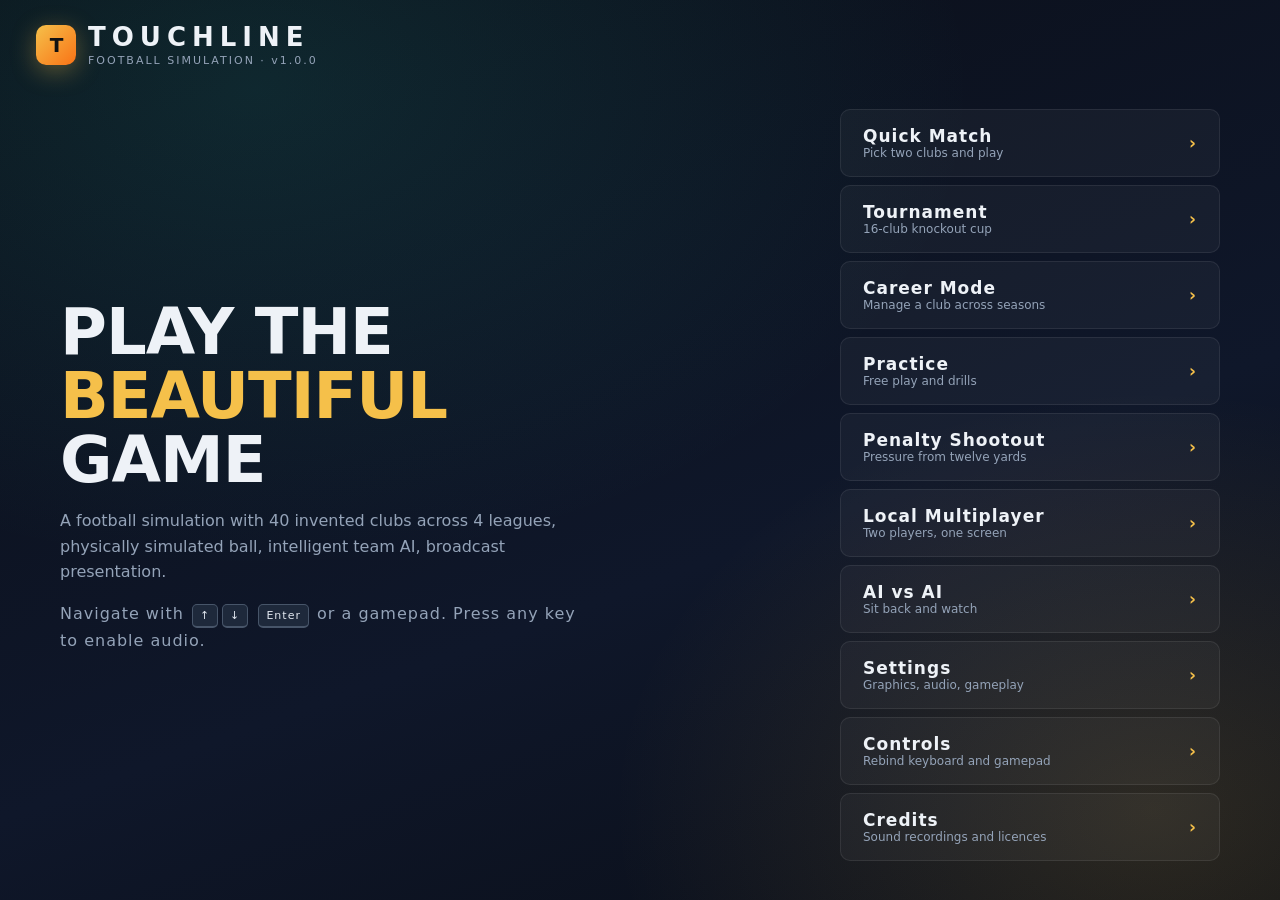
<file: index.html>
<!doctype html>
<html lang="en">
<head>
  <meta charset="UTF-8" />
  <meta name="viewport" content="width=device-width, initial-scale=1.0" />
  <title>TOUCHLINE — Football Simulation</title>
  <script type="module" crossorigin src="./assets/index-Clv-aM4b.js"></script>
  <link rel="stylesheet" crossorigin href="./assets/index-ClfBSupB.css">
</head>
<body>
  <canvas id="game-canvas"></canvas>
  <div id="ui-root"></div>
</body>
</html>
</file>
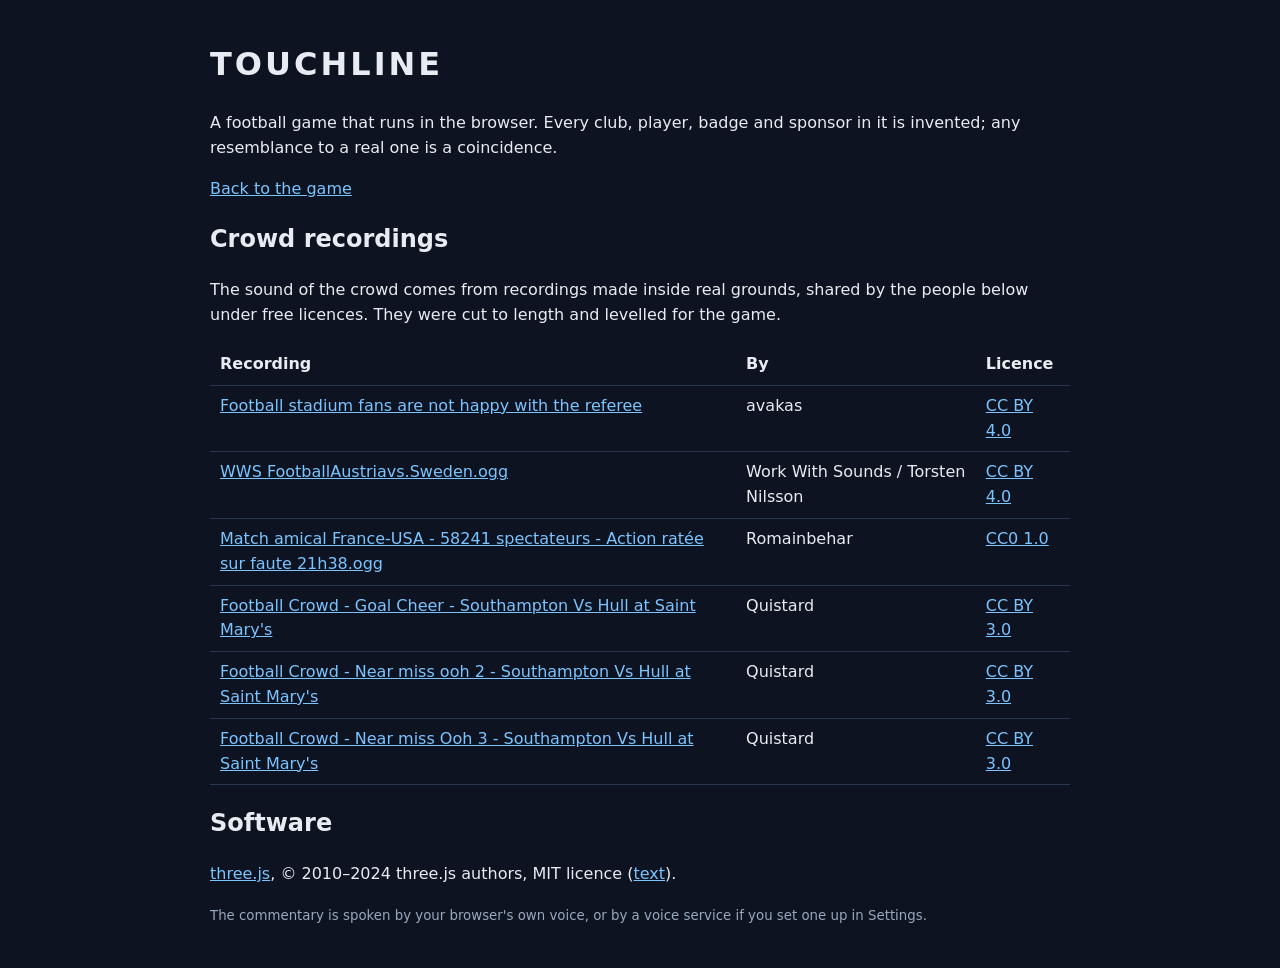
<file: credits.html>
<!doctype html>
<html lang="en"><head><meta charset="utf-8"><meta name="viewport" content="width=device-width, initial-scale=1">
<title>TOUCHLINE — Credits</title>
<style>body{font:16px/1.55 system-ui,sans-serif;max-width:860px;margin:40px auto;padding:0 20px;color:#e8ecf2;background:#0d1320}a{color:#7cc4ff}h1{letter-spacing:3px}table{border-collapse:collapse;width:100%}td,th{border-bottom:1px solid #2a3550;padding:8px 10px;text-align:left;vertical-align:top}small{color:#9aa7bd}</style>
</head><body>
<h1>TOUCHLINE</h1>
<p>A football game that runs in the browser. Every club, player, badge and sponsor in it is invented; any resemblance to a real one is a coincidence.</p>
<p><a href="./">Back to the game</a></p>
<h2>Crowd recordings</h2>
<p>The sound of the crowd comes from recordings made inside real grounds, shared by the people below under free licences. They were cut to length and levelled for the game.</p>
<table><tr><th>Recording</th><th>By</th><th>Licence</th></tr>
<tr><td><a href="https://freesound.org/s/263680/">Football stadium fans are not happy with the referee</a></td><td>avakas</td><td><a href="https://creativecommons.org/licenses/by/4.0/">CC BY 4.0</a></td></tr>
<tr><td><a href="https://commons.wikimedia.org/wiki/File:WWS_FootballAustriavs.Sweden.ogg">WWS FootballAustriavs.Sweden.ogg</a></td><td>Work With Sounds / Torsten Nilsson</td><td><a href="https://creativecommons.org/licenses/by/4.0/">CC BY 4.0</a></td></tr>
<tr><td><a href="https://commons.wikimedia.org/wiki/File:Match_amical_France-USA_-_58241_spectateurs_-_Action_rat%C3%A9e_sur_faute_21h38.ogg">Match amical France-USA - 58241 spectateurs - Action ratée sur faute 21h38.ogg</a></td><td>Romainbehar</td><td><a href="https://creativecommons.org/publicdomain/zero/1.0/">CC0 1.0</a></td></tr>
<tr><td><a href="https://freesound.org/s/237679/">Football Crowd - Goal Cheer - Southampton Vs Hull at Saint Mary's</a></td><td>Quistard</td><td><a href="https://creativecommons.org/licenses/by/3.0/">CC BY 3.0</a></td></tr>
<tr><td><a href="https://freesound.org/s/237684/">Football Crowd - Near miss ooh 2 - Southampton Vs Hull at Saint Mary's</a></td><td>Quistard</td><td><a href="https://creativecommons.org/licenses/by/3.0/">CC BY 3.0</a></td></tr>
<tr><td><a href="https://freesound.org/s/237682/">Football Crowd - Near miss Ooh 3 - Southampton Vs Hull at Saint Mary's</a></td><td>Quistard</td><td><a href="https://creativecommons.org/licenses/by/3.0/">CC BY 3.0</a></td></tr>
</table>
<h2>Software</h2>
<p><a href="https://threejs.org/">three.js</a>, © 2010–2024 three.js authors, MIT licence (<a href="THIRD-PARTY-LICENSES.txt">text</a>).</p>
<p><small>The commentary is spoken by your browser's own voice, or by a voice service if you set one up in Settings.</small></p>
</body></html>
</file>
<file: assets/index-ClfBSupB.css>
:root{--bg: #0a0e17;--bg-2: #111827;--panel: rgba(17, 24, 39, .86);--panel-solid: #131a2a;--line: rgba(255, 255, 255, .08);--text: #eef2f7;--muted: #94a3b8;--accent: #f5c04a;--accent-2: #2dd4bf;--danger: #ef4444;--ok: #22c55e;--font: "Segoe UI", "Inter", system-ui, -apple-system, Roboto, Helvetica, Arial, sans-serif;--radius: 10px}*{box-sizing:border-box}html,body{margin:0;padding:0;width:100%;height:100%;overflow:hidden;background:var(--bg);color:var(--text);font-family:var(--font)}#game-canvas{position:fixed;inset:0;width:100vw;height:100vh;display:block}#ui-root{position:fixed;inset:0;pointer-events:none;z-index:10}#ui-root>*{pointer-events:auto}button{font-family:inherit}::-webkit-scrollbar{width:8px}::-webkit-scrollbar-thumb{background:#334155;border-radius:4px}.screen{position:absolute;inset:0;display:flex;flex-direction:column;background:radial-gradient(1200px 800px at 20% 10%,rgba(45,212,191,.12),transparent 60%),radial-gradient(900px 700px at 90% 90%,rgba(245,192,74,.14),transparent 60%),linear-gradient(160deg,#0a0e17,#0f172a 60%,#0a0e17);animation:fadeIn .35s ease;overflow:hidden}.screen.overlay{background:#060910b8;backdrop-filter:blur(6px)}.screen.transparent{background:transparent;pointer-events:none}.screen.transparent>*{pointer-events:auto}@keyframes fadeIn{0%{opacity:0;transform:translateY(6px)}to{opacity:1;transform:none}}@keyframes slideIn{0%{opacity:0;transform:translate(-30px)}to{opacity:1;transform:none}}@keyframes pop{0%{transform:scale(.85);opacity:0}60%{transform:scale(1.04);opacity:1}to{transform:scale(1)}}.brand{display:flex;align-items:center;gap:12px;padding:22px 36px}.brand .logo{width:40px;height:40px;border-radius:10px;background:linear-gradient(135deg,var(--accent),#f97316);display:grid;place-items:center;color:#111;font-weight:900;font-size:20px;letter-spacing:-1px;box-shadow:0 6px 24px #f5c04a59}.brand h1{margin:0;font-size:26px;letter-spacing:6px;font-weight:800}.brand small{color:var(--muted);letter-spacing:2px;font-size:11px;display:block;margin-top:2px}.title{font-size:34px;font-weight:800;letter-spacing:3px;text-transform:uppercase;margin:0}.subtitle{color:var(--muted);font-size:14px;letter-spacing:1px;margin-top:4px}.section-title{font-size:13px;letter-spacing:3px;text-transform:uppercase;color:var(--accent);margin:0 0 10px;font-weight:700}.main-menu{display:flex;flex:1;padding:20px 60px 60px;gap:60px;align-items:center}.main-menu .hero{flex:1}.main-menu .hero h2{font-size:64px;margin:0 0 12px;line-height:1;font-weight:900;letter-spacing:-1px}.main-menu .hero h2 span{color:var(--accent)}.main-menu .hero p{color:var(--muted);font-size:16px;max-width:520px;line-height:1.6}.menu-list{display:flex;flex-direction:column;gap:8px;min-width:380px}.menu-item{display:flex;align-items:center;justify-content:space-between;padding:16px 22px;background:#ffffff0a;border:1px solid var(--line);border-radius:var(--radius);color:var(--text);cursor:pointer;font-size:17px;font-weight:600;letter-spacing:1px;text-align:left;transition:transform .12s,background .12s,border-color .12s;animation:slideIn .35s ease both}.menu-item:nth-child(2){animation-delay:.04s}.menu-item:nth-child(3){animation-delay:.08s}.menu-item:nth-child(4){animation-delay:.12s}.menu-item:nth-child(5){animation-delay:.16s}.menu-item:nth-child(6){animation-delay:.2s}.menu-item:nth-child(7){animation-delay:.24s}.menu-item:nth-child(8){animation-delay:.28s}.menu-item small{color:var(--muted);font-weight:400;font-size:12px;letter-spacing:0}.menu-item:hover,.menu-item.focus{background:#f5c04a24;border-color:var(--accent);transform:translate(6px)}.menu-item .chev{color:var(--accent)}.panel{background:var(--panel);border:1px solid var(--line);border-radius:14px;padding:20px 24px;backdrop-filter:blur(10px)}.row{display:flex;gap:16px;align-items:center}.col{display:flex;flex-direction:column;gap:10px}.grow{flex:1}.center{display:flex;align-items:center;justify-content:center}.content{flex:1;overflow:auto;padding:10px 60px 30px}.footer{display:flex;justify-content:space-between;align-items:center;padding:16px 60px 26px;gap:12px}.hint{color:var(--muted);font-size:12px;letter-spacing:1px}.hint kbd{display:inline-block;padding:2px 7px;border:1px solid #475569;border-bottom-width:2px;border-radius:5px;font-size:11px;background:#1e293b;color:#e2e8f0;margin:0 2px;font-family:inherit}.btn{padding:12px 22px;border-radius:8px;border:1px solid var(--line);background:#ffffff0f;color:var(--text);cursor:pointer;font-weight:700;letter-spacing:1.5px;text-transform:uppercase;font-size:13px;transition:all .12s}.btn:hover,.btn.focus{background:#ffffff1f;border-color:#64748b}.btn.primary{background:var(--accent);color:#111;border-color:transparent;box-shadow:0 6px 20px #f5c04a4d}.btn.primary:hover,.btn.primary.focus{background:#ffd66b;transform:translateY(-1px)}.btn.ghost{background:transparent}.btn.danger{background:#ef444426;border-color:#ef444480}.btn.small{padding:7px 12px;font-size:11px}.btn:disabled{opacity:.4;cursor:not-allowed}.option{display:grid;grid-template-columns:200px 1fr;align-items:center;gap:12px;padding:10px 0;border-bottom:1px solid var(--line)}.option label{color:var(--muted);font-size:13px;letter-spacing:1px;text-transform:uppercase}.selector{display:flex;align-items:center;gap:10px}.selector .val{flex:1;text-align:center;font-weight:700;padding:8px 10px;background:#ffffff0d;border-radius:6px;min-width:140px}.selector button{width:34px;height:34px;border-radius:6px;border:1px solid var(--line);background:#ffffff0f;color:var(--text);cursor:pointer;font-weight:800}.selector button:hover{background:var(--accent);color:#111}input[type=range]{width:100%;accent-color:var(--accent)}select,input[type=text],input[type=password]{background:#0f172a;color:var(--text);border:1px solid #334155;border-radius:6px;padding:8px 10px;font-family:inherit;font-size:14px;box-sizing:border-box}.option>input[type=text],.option>input[type=password]{width:100%}.team-select{display:grid;grid-template-columns:1fr 120px 1fr;gap:24px;align-items:stretch}.team-card{display:flex;flex-direction:column;gap:12px;align-items:center;text-align:center;padding:26px 20px}.team-card .crest{width:120px;height:120px;filter:drop-shadow(0 10px 20px rgba(0,0,0,.5));animation:pop .35s ease}.team-card h3{margin:0;font-size:24px;letter-spacing:1px}.team-card .league{color:var(--muted);font-size:12px;letter-spacing:2px;text-transform:uppercase}.rating-badge{display:inline-block;padding:6px 14px;border-radius:20px;background:#ffffff14;font-weight:800;font-size:20px}.kit-preview{display:flex;gap:10px}.kit-swatch{width:44px;height:54px;border-radius:8px 8px 4px 4px;border:2px solid rgba(255,255,255,.2);position:relative;overflow:hidden}.vs{font-size:44px;font-weight:900;color:var(--accent);letter-spacing:2px}.team-list{display:grid;grid-template-columns:repeat(auto-fill,minmax(190px,1fr));gap:8px;margin-top:14px;max-height:300px;overflow:auto;padding-right:6px}.team-tile{display:flex;align-items:center;gap:10px;padding:8px 10px;border-radius:8px;border:1px solid var(--line);background:#ffffff08;cursor:pointer;color:var(--text);text-align:left}.team-tile img{width:30px;height:30px}.team-tile:hover,.team-tile.selected{border-color:var(--accent);background:#f5c04a1f}.team-tile .n{font-size:13px;font-weight:600}.team-tile .r{margin-left:auto;color:var(--accent);font-weight:800}.league-tabs{display:flex;gap:6px;flex-wrap:wrap}.tab{padding:8px 14px;border-radius:20px;border:1px solid var(--line);background:transparent;color:var(--muted);cursor:pointer;font-size:12px;letter-spacing:1px;text-transform:uppercase;font-weight:700}.tab.active,.tab:hover{color:#111;background:var(--accent-2);border-color:transparent}table.tbl{width:100%;border-collapse:collapse;font-size:13px}table.tbl th{text-align:left;color:var(--muted);font-weight:600;letter-spacing:1px;text-transform:uppercase;font-size:11px;padding:8px 10px;border-bottom:1px solid var(--line)}table.tbl td{padding:8px 10px;border-bottom:1px solid rgba(255,255,255,.04)}table.tbl tr.me td{background:#f5c04a1f}table.tbl tr.clickable{cursor:pointer}table.tbl tr.clickable:hover td{background:#ffffff0d}table.tbl td.num{text-align:right;font-variant-numeric:tabular-nums}.pos-badge{display:inline-block;min-width:38px;text-align:center;padding:2px 6px;border-radius:5px;font-size:11px;font-weight:800;letter-spacing:1px;background:#1e293b}.pos-badge.GK{background:#b45309}.pos-badge.DEF{background:#1d4ed8}.pos-badge.MID{background:#15803d}.pos-badge.ATT{background:#b91c1c}.ovr{font-weight:800}.stat-row{display:grid;grid-template-columns:70px 1fr 160px 1fr 70px;align-items:center;gap:10px;padding:8px 0}.stat-row .label{text-align:center;color:var(--muted);font-size:11px;letter-spacing:2px;text-transform:uppercase}.stat-row .bar{height:6px;background:#ffffff14;border-radius:3px;overflow:hidden}.stat-row .bar>i{display:block;height:100%}.stat-row .v{font-weight:800;font-size:16px;text-align:center}#hud{position:absolute;inset:0;pointer-events:none;font-variant-numeric:tabular-nums}.scoreboard{position:absolute;top:22px;left:28px;display:flex;align-items:stretch;height:44px;border-radius:8px;overflow:hidden;box-shadow:0 8px 30px #00000073;animation:slideIn .4s ease}.scoreboard .comp{display:flex;align-items:center;padding:0 12px;background:#0b1020;color:var(--accent);font-weight:900;letter-spacing:3px;font-size:12px}.scoreboard .team{display:flex;align-items:center;gap:8px;padding:0 14px;font-weight:800;letter-spacing:2px;font-size:16px;background:var(--panel-solid)}.scoreboard .team .bar{width:5px;height:100%}.scoreboard .score{display:flex;align-items:center;padding:0 16px;background:var(--accent);color:#111;font-weight:900;font-size:22px;letter-spacing:2px}.scoreboard .clock{display:flex;align-items:center;padding:0 14px;background:#0b1020;font-weight:700;font-size:16px;min-width:88px;justify-content:center}.scoreboard .clock.added{color:var(--accent)}.scoreboard .half{display:flex;align-items:center;padding:0 10px;background:#0b1020;color:var(--muted);font-size:11px;letter-spacing:2px;border-left:1px solid var(--line)}.hud-cards{position:absolute;top:72px;left:28px;display:flex;gap:6px}.card-chip{width:10px;height:14px;border-radius:2px}.card-chip.yellow{background:#facc15}.card-chip.red{background:#ef4444}.notice{position:absolute;top:90px;left:50%;transform:translate(-50%);padding:12px 28px;background:var(--panel);border-left:4px solid var(--accent);border-radius:8px;font-weight:700;letter-spacing:1.5px;text-transform:uppercase;font-size:14px;animation:pop .3s ease;box-shadow:0 10px 30px #0006}.notice.goal{border-left-color:var(--ok);font-size:18px}.notice.card-y{border-left-color:#facc15}.notice.card-r{border-left-color:var(--danger)}.notice small{display:block;color:var(--muted);font-size:11px;font-weight:500;letter-spacing:1px;margin-top:2px;text-transform:none}.goal-banner{position:absolute;left:0;right:0;top:34%;text-align:center;pointer-events:none;transition:opacity .5s ease}.goal-banner.out{opacity:0}.goal-caption{position:absolute;left:50%;bottom:7%;transform:translate(-50%);display:flex;align-items:baseline;gap:14px;padding:9px 20px;background:#0a0e16b8;border-left:4px solid var(--accent);border-radius:4px;pointer-events:none;animation:fadeIn .4s ease;white-space:nowrap}.goal-caption b{font-size:20px;letter-spacing:2px;color:#fff}.goal-caption span{font-size:13px;letter-spacing:2px;color:var(--muted)}.goal-banner .big{font-size:96px;font-weight:900;letter-spacing:12px;color:#fff;text-shadow:0 0 30px rgba(245,192,74,.8),0 10px 40px rgba(0,0,0,.6);animation:pop .4s ease}.goal-banner .who{font-size:26px;font-weight:700;letter-spacing:3px;margin-top:6px;color:var(--accent)}.goal-banner .who small{display:block;font-size:14px;color:var(--muted);letter-spacing:2px;margin-top:6px}.player-label{position:absolute;transform:translate(-50%,-100%);display:flex;flex-direction:column;align-items:center;gap:2px;pointer-events:none}.player-label .name{padding:2px 8px;border-radius:4px;background:#0b1020cc;font-size:11px;font-weight:700;letter-spacing:1px;white-space:nowrap;border-bottom:2px solid var(--accent)}.player-label .arrow{width:0;height:0;border-left:6px solid transparent;border-right:6px solid transparent;border-top:8px solid var(--accent)}.player-label.p2 .name{border-color:var(--accent-2)}.player-label.p2 .arrow{border-top-color:var(--accent-2)}.player-label .power{width:60px;height:5px;background:#fff3;border-radius:3px;overflow:hidden;margin-top:3px}.player-label .power>i{display:block;height:100%;background:linear-gradient(90deg,var(--accent-2),var(--accent),var(--danger));width:0}.player-label .stamina{width:60px;height:3px;background:#ffffff26;border-radius:2px;overflow:hidden;margin-top:2px}.player-label .stamina>i{display:block;height:100%;background:var(--ok)}.radar{position:absolute;bottom:22px;left:50%;transform:translate(-50%);width:230px;height:150px;border-radius:8px;overflow:hidden;opacity:.92;box-shadow:0 8px 30px #00000073}.commentary{position:absolute;bottom:26px;left:28px;max-width:min(520px,calc(50vw - 160px));padding:10px 16px;background:#0b1020bf;border-radius:8px;font-size:14px;color:#e2e8f0;border-left:3px solid var(--accent-2);transition:opacity .4s}.commentary.hidden{opacity:0}.controls-hint{position:absolute;bottom:26px;right:28px;max-width:calc(50vw - 160px);color:var(--muted);font-size:11px;letter-spacing:1px;text-align:right;line-height:1.7}.controls-hint b{color:#e2e8f0}@media(max-width:1100px){.controls-hint{display:none}.commentary{max-width:calc(100vw - 300px);font-size:12px}}@media(max-width:760px){.radar{transform:translate(-50%) scale(.8);transform-origin:bottom center}.commentary{display:none}}.restart-hint{position:absolute;bottom:190px;left:50%;transform:translate(-50%);padding:8px 18px;background:#f5c04ae6;color:#111;border-radius:20px;font-weight:800;letter-spacing:2px;font-size:12px;text-transform:uppercase;animation:pop .3s ease}.replay-tag{position:absolute;top:24px;right:28px;padding:8px 16px;background:#ef4444e6;color:#fff;border-radius:6px;font-weight:800;letter-spacing:3px;font-size:12px;animation:pop .3s ease}.replay-tag:before{content:"";display:inline-block;width:8px;height:8px;background:#fff;border-radius:50%;margin-right:8px;animation:blink 1s infinite}@keyframes blink{50%{opacity:.2}}.fps{position:absolute;top:6px;right:8px;color:#ffffff59;font-size:10px;letter-spacing:1px}.shootout-board{position:absolute;top:80px;left:50%;transform:translate(-50%);display:flex;gap:24px;padding:12px 20px;background:var(--panel);border-radius:10px}.shootout-board .team{display:flex;align-items:center;gap:8px;font-weight:800;letter-spacing:1px}.shootout-board .dot{width:14px;height:14px;border-radius:50%;background:#334155;border:2px solid #475569}.shootout-board .dot.ok{background:var(--ok);border-color:var(--ok)}.shootout-board .dot.miss{background:var(--danger);border-color:var(--danger)}.intro{position:absolute;inset:0;display:flex;flex-direction:column;justify-content:flex-end;padding:60px;pointer-events:none;background:linear-gradient(180deg,transparent 40%,rgba(6,9,16,.85))}.intro .matchup{display:flex;align-items:center;gap:40px;animation:slideIn .6s ease}.intro .matchup img{width:110px;height:110px}.intro .matchup h2{font-size:46px;margin:0;letter-spacing:2px}.intro .matchup .vs{font-size:28px}.intro .venue{color:var(--muted);letter-spacing:3px;text-transform:uppercase;font-size:13px;margin-top:12px}.lineups{display:grid;grid-template-columns:1fr 1fr;gap:40px;margin-top:30px}.lineups .lu{background:#0b1020b3;padding:14px 18px;border-radius:10px;font-size:13px}.lineups .lu h4{margin:0 0 8px;letter-spacing:2px;text-transform:uppercase;color:var(--accent);font-size:12px}.lineups .lu div{display:flex;gap:10px;padding:2px 0}.lineups .lu span.n{color:var(--muted);width:22px;text-align:right}.pause-menu{position:absolute;left:50%;top:50%;transform:translate(-50%,-50%);width:420px}.pause-menu .menu-list{min-width:0}.formation-pitch{position:relative;width:100%;aspect-ratio:105 / 68;background:linear-gradient(90deg,#2f7a2c 0 10%,#35893a 10% 20%,#2f7a2c 20% 30%,#35893a 30% 40%,#2f7a2c 40% 50%,#35893a 50% 60%,#2f7a2c 60% 70%,#35893a 70% 80%,#2f7a2c 80% 90%,#35893a 90%);border:2px solid rgba(255,255,255,.5);border-radius:6px;overflow:hidden}.formation-pitch:before{content:"";position:absolute;left:50%;top:0;bottom:0;width:2px;background:#ffffff80}.formation-pitch:after{content:"";position:absolute;left:50%;top:50%;width:18%;aspect-ratio:1;border:2px solid rgba(255,255,255,.5);border-radius:50%;transform:translate(-50%,-50%)}.fp-slot{position:absolute;width:58px;transform:translate(-50%,-50%);display:flex;flex-direction:column;align-items:center;cursor:grab;user-select:none;z-index:2}.fp-slot .dot{width:30px;height:30px;border-radius:50%;display:grid;place-items:center;font-size:11px;font-weight:900;color:#fff;box-shadow:0 4px 10px #00000080;border:2px solid #fff}.fp-slot .nm{font-size:10px;font-weight:700;background:#0009;padding:1px 5px;border-radius:4px;margin-top:3px;white-space:nowrap;max-width:80px;overflow:hidden;text-overflow:ellipsis}.fp-slot.selected .dot{border-color:var(--accent);box-shadow:0 0 0 4px #f5c04a66}.career-grid{display:grid;grid-template-columns:1.2fr 1fr;gap:20px}.news{max-height:260px;overflow:auto;font-size:13px}.news div{padding:6px 0;border-bottom:1px solid var(--line);color:#cbd5e1}.news div b{color:var(--accent);margin-right:8px}.fixture{display:grid;grid-template-columns:1fr 70px 1fr;align-items:center;gap:10px;padding:8px 10px;border-bottom:1px solid var(--line);font-size:14px}.fixture .h{text-align:right}.fixture .s{text-align:center;font-weight:800;color:var(--accent)}.fixture.me{background:#f5c04a1a}.bracket{display:flex;gap:28px;overflow:auto;padding-bottom:10px}.bracket .round{display:flex;flex-direction:column;justify-content:space-around;gap:10px;min-width:220px}.bracket .tie{background:#ffffff0a;border:1px solid var(--line);border-radius:8px;padding:8px 10px;font-size:13px}.bracket .tie div{display:flex;justify-content:space-between;padding:2px 0}.bracket .tie .w{color:var(--accent);font-weight:800}.bracket .tie.me{border-color:var(--accent)}.attr-grid{display:grid;grid-template-columns:repeat(3,1fr);gap:4px 18px;font-size:12px}.attr-grid div{display:flex;justify-content:space-between;padding:2px 0;border-bottom:1px solid rgba(255,255,255,.04)}.progress{height:8px;background:#ffffff14;border-radius:4px;overflow:hidden}.progress>i{display:block;height:100%;background:var(--accent-2)}.toast{position:absolute;bottom:30px;left:50%;transform:translate(-50%);padding:10px 20px;background:var(--panel-solid);border:1px solid var(--line);border-radius:8px;font-size:13px;animation:pop .25s ease;z-index:50}.loading{position:absolute;inset:0;display:grid;place-items:center;background:var(--bg);z-index:100}.loading .bar{width:320px;height:6px;background:#1e293b;border-radius:3px;overflow:hidden;margin-top:16px}.loading .bar>i{display:block;height:100%;background:var(--accent);width:0;transition:width .3s}.two-col{display:grid;grid-template-columns:1fr 1fr;gap:20px}.three-col{display:grid;grid-template-columns:1fr 1fr 1fr;gap:20px}.badge{display:inline-block;padding:2px 8px;border-radius:10px;font-size:11px;font-weight:700;letter-spacing:1px;background:#ffffff1a}.badge.ok{background:#22c55e40;color:#86efac}.badge.warn{background:#f59e0b40;color:#fcd34d}.badge.bad{background:#ef444440;color:#fca5a5}.key-bind{display:grid;grid-template-columns:220px 1fr 1fr;align-items:center;gap:10px;padding:8px 0;border-bottom:1px solid var(--line);font-size:13px}.key-bind .k{padding:6px 10px;background:#1e293b;border-radius:6px;text-align:center;cursor:pointer;border:1px solid #334155}.key-bind .k:hover{border-color:var(--accent)}.key-bind .k.listening{border-color:var(--accent);color:var(--accent);animation:blink .8s infinite}
</file>
